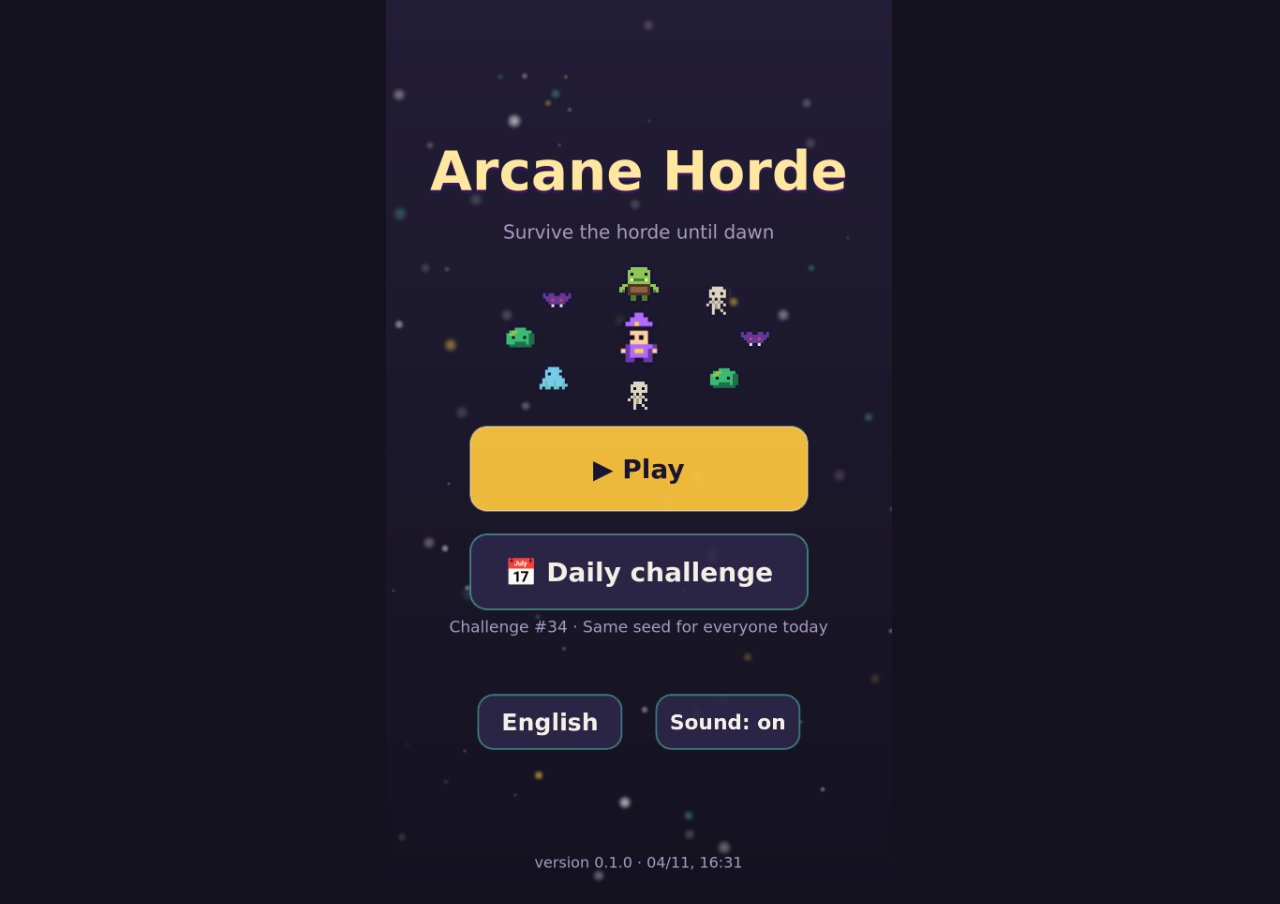
<file: arcane-horde/index.html>
<!doctype html>
<html lang="it">
<head>
  <meta charset="utf-8" />
  <meta name="viewport" content="width=device-width, initial-scale=1, maximum-scale=1, user-scalable=no, viewport-fit=cover" />
  <meta name="theme-color" content="#14121f" />
  <title>Arcane Horde</title>
  <link rel="icon" href="data:image/svg+xml,%3Csvg xmlns=%22http://www.w3.org/2000/svg%22 viewBox=%220 0 32 32%22%3E%3Ccircle cx=%2216%22 cy=%2216%22 r=%2213%22 fill=%22%23ffc83d%22/%3E%3C/svg%3E" />
  <link rel="stylesheet" href="style.css?v=mw29yo7i" />
</head>
<body>
  <div id="game"></div>
  <div id="loading">…</div>
  <script type="module" src="game.js?v=mw29yo7i"></script>
</body>
</html>
</file>
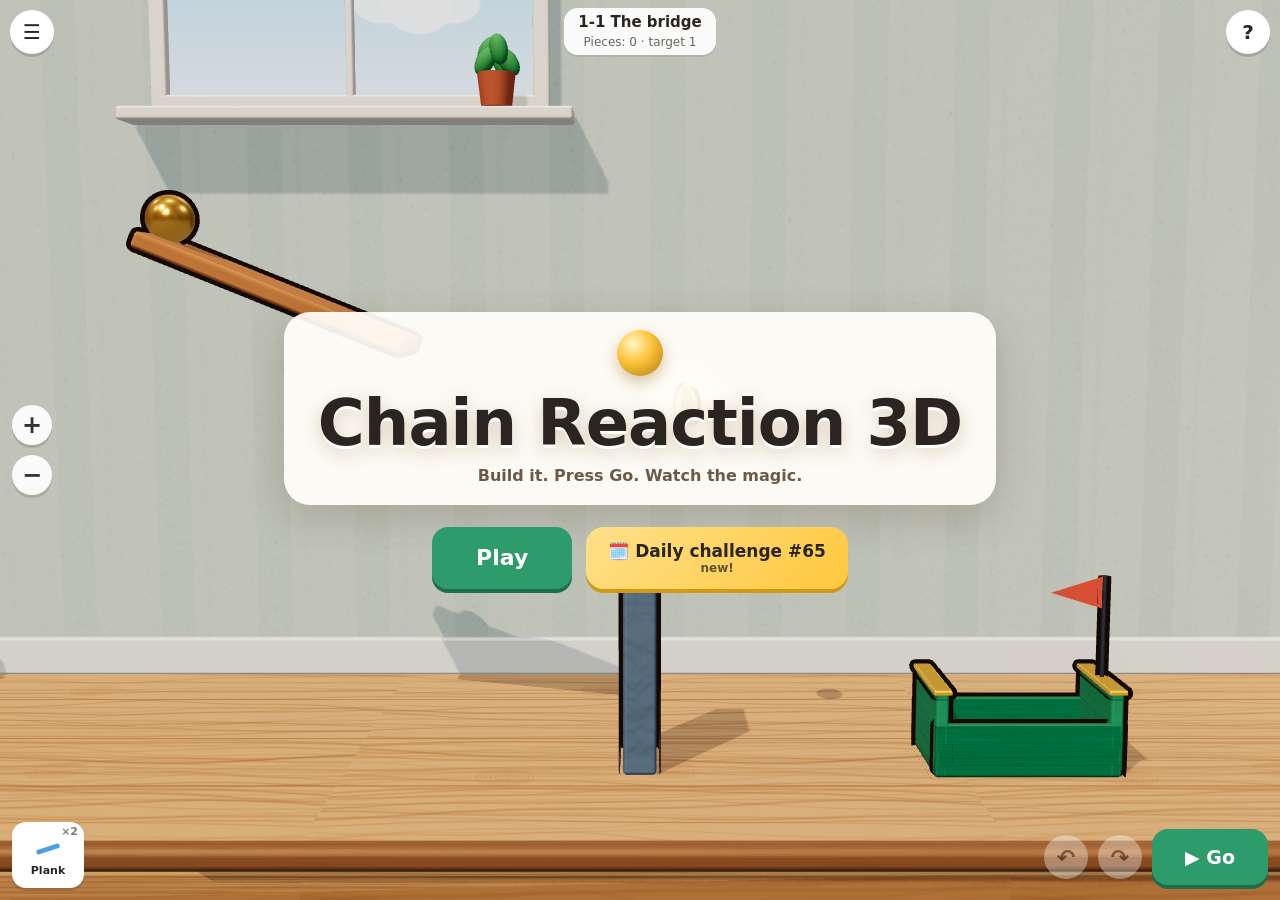
<file: chain-reaction/index.html>
<!doctype html>
<html lang="it">
<head>
  <meta charset="utf-8" />
  <meta name="viewport" content="width=device-width, initial-scale=1, maximum-scale=1, user-scalable=no, viewport-fit=cover" />
  <meta name="theme-color" content="#f1e2cc" />
  <title>Reazione a Catena 3D · Chain Reaction 3D</title>
  <link rel="icon" href="data:image/svg+xml,%3Csvg xmlns=%22http://www.w3.org/2000/svg%22 viewBox=%220 0 32 32%22%3E%3Ccircle cx=%2216%22 cy=%2216%22 r=%2213%22 fill=%22%23ffc83d%22/%3E%3C/svg%3E" />
  <link rel="stylesheet" href="style.css?v=mvs31eru" />
</head>
<body>
  <canvas id="c"></canvas>

  <div id="top">
    <button id="menuBtn" class="round" aria-label="Menu">☰</button>
    <div id="title"><b id="lvName"></b><small id="lvInfo"></small></div>
    <button id="hintBtn" class="round" aria-label="?">?</button>
  </div>

  <div id="selTools" class="hidden">
    <button id="rotL" class="round">⟲</button>
    <button id="rotR" class="round">⟳</button>
    <button id="del" class="round danger">✕</button>
    <button id="padBtn" class="round" aria-label="Joystick">✥</button>
  </div>

  <div id="pad" class="hidden">
    <button class="dir" data-dx="0" data-dy="1" style="grid-area:u">▲</button>
    <button class="dir" data-dx="-1" data-dy="0" style="grid-area:l">◀</button>
    <button id="padStep" style="grid-area:c"></button>
    <button class="dir" data-dx="1" data-dy="0" style="grid-area:r">▶</button>
    <button class="dir" data-dx="0" data-dy="-1" style="grid-area:d">▼</button>
    <button id="padClose" style="grid-area:x" aria-label="Chiudi">✕</button>
  </div>

  <div id="zoomTools">
    <button id="zoomIn" class="round small" aria-label="Zoom +">+</button>
    <button id="zoomOut" class="round small" aria-label="Zoom −">−</button>
    <button id="zoomReset" class="round small hidden" aria-label="Zoom 1:1">⤢</button>
  </div>

  <div id="bottom">
    <div id="inv"></div>
    <button id="undo" class="round small">↶</button>
    <button id="redo" class="round small">↷</button>
    <button id="play" class="big"></button>
  </div>

  <div id="dial" class="hidden"><div id="knob">⟳</div></div>
  <div id="mag" class="hidden"></div>
  <div id="createBar" class="hidden"></div>
  <div id="toast"></div>
  <button id="failChip" class="hidden"></button>
  <button id="skipChip" class="hidden"></button>
  <div id="hand" class="hidden">👆</div>
  <div id="guideTip" class="hidden"></div>
  <div id="rotateTip" class="hidden"></div>
  <div id="shade" class="hidden"></div>
  <div id="panel" class="hidden"></div>
  <div id="replay" class="hidden">
    <div class="media"><canvas id="replayCanvas"></canvas><video id="replayVideo" class="hidden" playsinline loop muted></video></div>
    <div class="side">
      <p id="replayMsg"></p>
      <div id="replayActions" class="hidden">
        <button id="rShare" class="go"></button>
        <button id="rChallenge"></button>
      </div>
      <button id="rClose" class="closeBtn"></button>
    </div>
  </div>
  <div id="splash"><div class="logo"><span class="ball"></span><h1 id="splashTitle"></h1><p id="splashSub"></p></div><div class="btns"><button id="splashPlay" class="big"></button><button id="splashDaily" class="daily hidden"></button></div></div>
  <div id="loading"><div class="spinner"></div></div>
  <div id="err"></div>
  <script type="module" src="game.js?v=mvs31eru"></script>
</body>
</html>
</file>
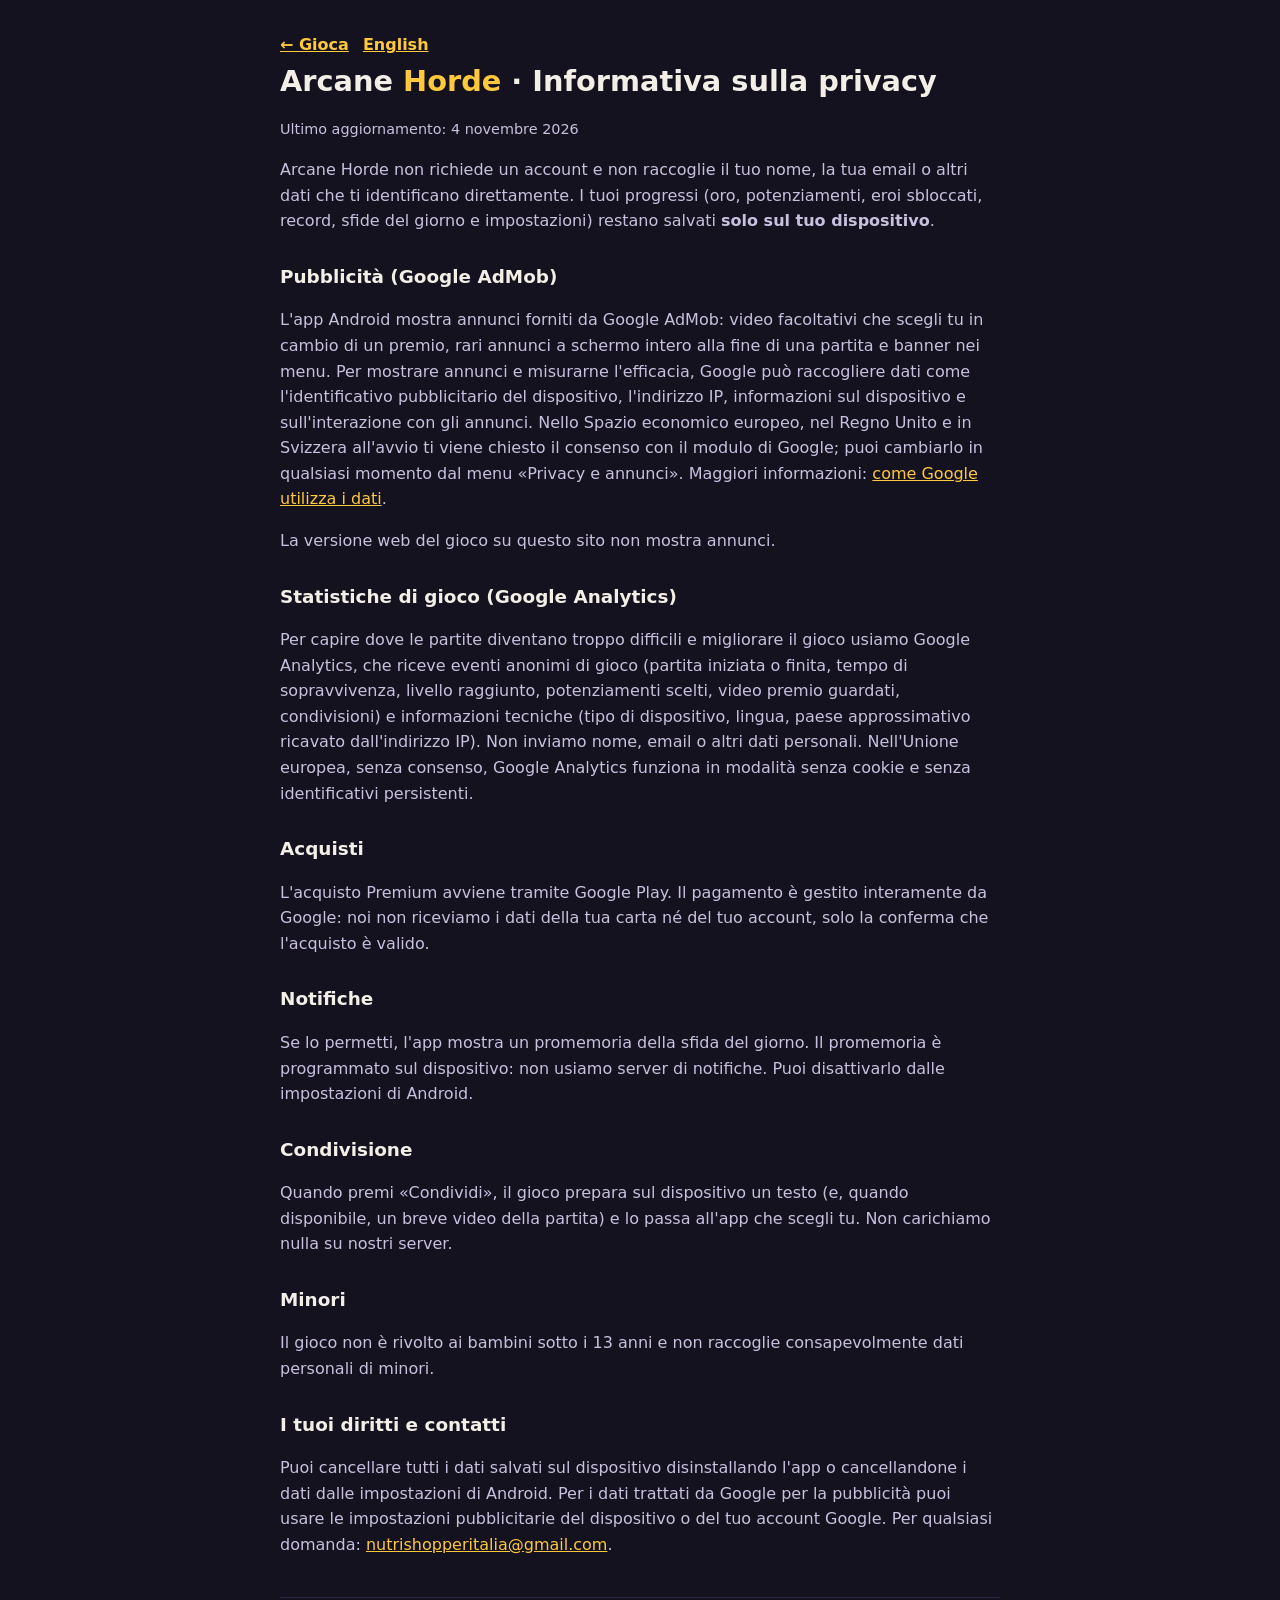
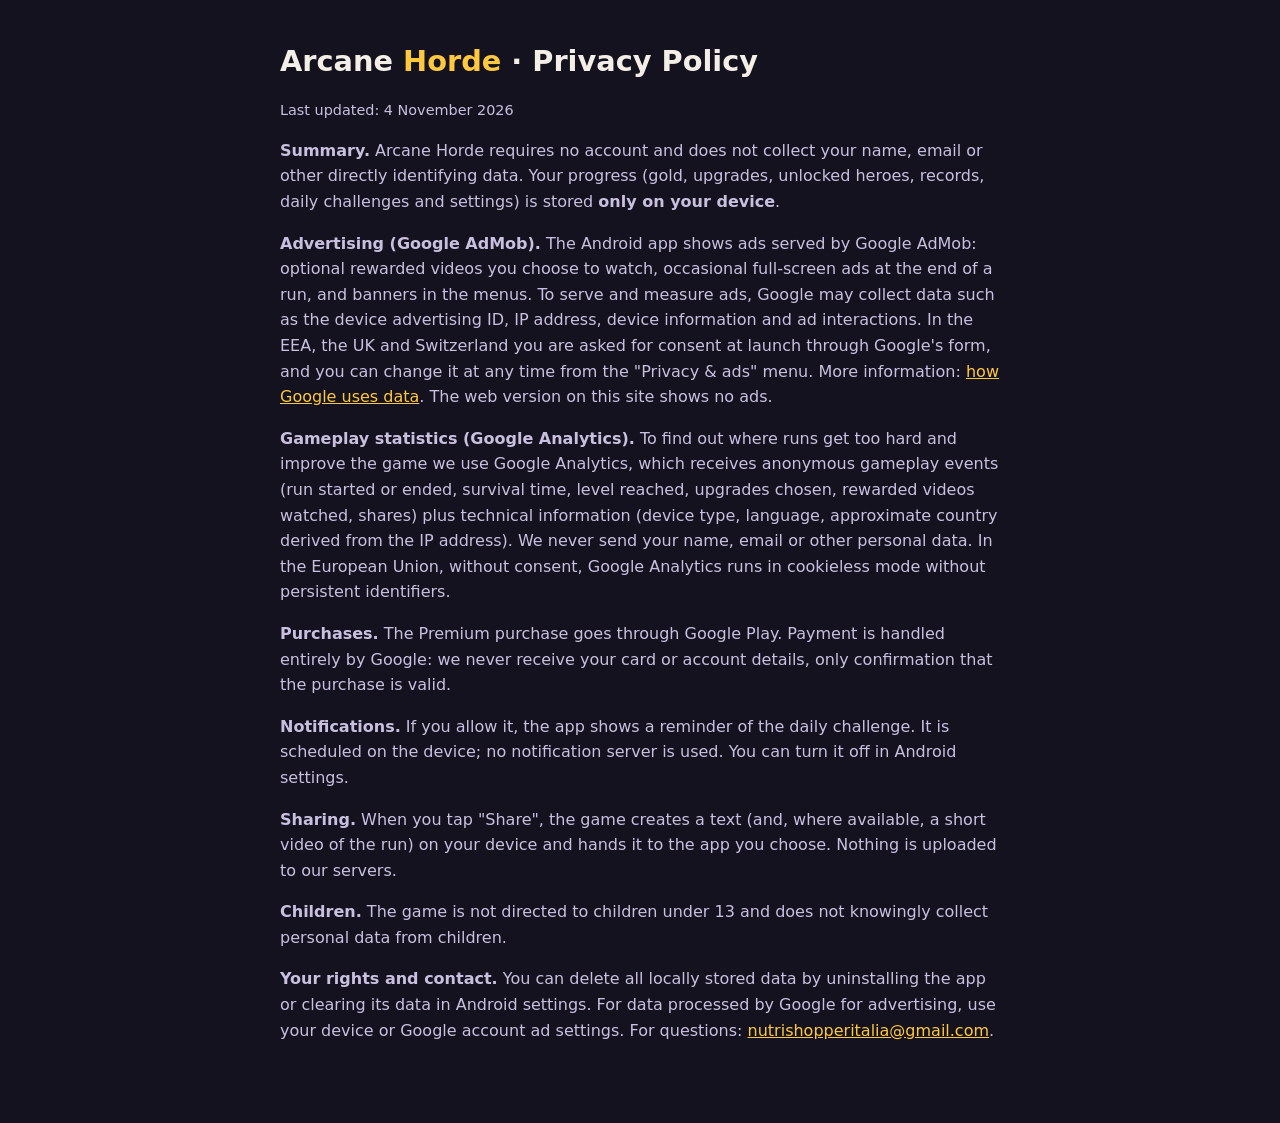
<file: arcane-horde/privacy.html>
<!doctype html>
<html lang="it">
<head>
<meta charset="utf-8" />
<meta name="viewport" content="width=device-width, initial-scale=1" />
<title>Arcane Horde · Privacy</title>
<style>
  :root { --ink: #f4efe6; --soft: #c9c0e0; --bg: #14121f; --accent: #ffc83d; --line: #2d2648; }
  body { margin: 0; background: var(--bg); color: var(--ink); font: 16px/1.6 system-ui, -apple-system, "Segoe UI", Roboto, sans-serif; }
  main { max-width: 720px; margin: 0 auto; padding: 32px 18px 64px; }
  h1 { font-size: 1.8rem; margin: 0 0 4px; } h1 span { color: var(--accent); }
  h2 { font-size: 1.15rem; margin: 28px 0 6px; }
  p, li { color: var(--soft); } .upd { font-size: .9rem; }
  a { color: var(--accent); } nav a { font-weight: 600; margin-right: 14px; }
  hr { border: 0; border-top: 1px solid var(--line); margin: 40px 0; }
</style>
</head>
<body>
<main>
<nav><a href="./">← Gioca</a><a href="#en">English</a></nav>
<h1>Arcane <span>Horde</span> · Informativa sulla privacy</h1>
<p class="upd">Ultimo aggiornamento: 4 novembre 2026</p>

<p>Arcane Horde non richiede un account e non raccoglie il tuo nome, la tua email o altri dati che ti identificano direttamente. I tuoi progressi (oro, potenziamenti, eroi sbloccati, record, sfide del giorno e impostazioni) restano salvati <b>solo sul tuo dispositivo</b>.</p>

<h2>Pubblicità (Google AdMob)</h2>
<p>L'app Android mostra annunci forniti da Google AdMob: video facoltativi che scegli tu in cambio di un premio, rari annunci a schermo intero alla fine di una partita e banner nei menu. Per mostrare annunci e misurarne l'efficacia, Google può raccogliere dati come l'identificativo pubblicitario del dispositivo, l'indirizzo IP, informazioni sul dispositivo e sull'interazione con gli annunci. Nello Spazio economico europeo, nel Regno Unito e in Svizzera all'avvio ti viene chiesto il consenso con il modulo di Google; puoi cambiarlo in qualsiasi momento dal menu «Privacy e annunci». Maggiori informazioni: <a href="https://policies.google.com/technologies/partner-sites">come Google utilizza i dati</a>.</p>
<p>La versione web del gioco su questo sito non mostra annunci.</p>

<h2>Statistiche di gioco (Google Analytics)</h2>
<p>Per capire dove le partite diventano troppo difficili e migliorare il gioco usiamo Google Analytics, che riceve eventi anonimi di gioco (partita iniziata o finita, tempo di sopravvivenza, livello raggiunto, potenziamenti scelti, video premio guardati, condivisioni) e informazioni tecniche (tipo di dispositivo, lingua, paese approssimativo ricavato dall'indirizzo IP). Non inviamo nome, email o altri dati personali. Nell'Unione europea, senza consenso, Google Analytics funziona in modalità senza cookie e senza identificativi persistenti.</p>

<h2>Acquisti</h2>
<p>L'acquisto Premium avviene tramite Google Play. Il pagamento è gestito interamente da Google: noi non riceviamo i dati della tua carta né del tuo account, solo la conferma che l'acquisto è valido.</p>

<h2>Notifiche</h2>
<p>Se lo permetti, l'app mostra un promemoria della sfida del giorno. Il promemoria è programmato sul dispositivo: non usiamo server di notifiche. Puoi disattivarlo dalle impostazioni di Android.</p>

<h2>Condivisione</h2>
<p>Quando premi «Condividi», il gioco prepara sul dispositivo un testo (e, quando disponibile, un breve video della partita) e lo passa all'app che scegli tu. Non carichiamo nulla su nostri server.</p>

<h2>Minori</h2>
<p>Il gioco non è rivolto ai bambini sotto i 13 anni e non raccoglie consapevolmente dati personali di minori.</p>

<h2>I tuoi diritti e contatti</h2>
<p>Puoi cancellare tutti i dati salvati sul dispositivo disinstallando l'app o cancellandone i dati dalle impostazioni di Android. Per i dati trattati da Google per la pubblicità puoi usare le impostazioni pubblicitarie del dispositivo o del tuo account Google. Per qualsiasi domanda: <a href="mailto:nutrishopperitalia@gmail.com">nutrishopperitalia@gmail.com</a>.</p>

<hr id="en" />
<h1>Arcane <span>Horde</span> · Privacy Policy</h1>
<p class="upd">Last updated: 4 November 2026</p>
<p><b>Summary.</b> Arcane Horde requires no account and does not collect your name, email or other directly identifying data. Your progress (gold, upgrades, unlocked heroes, records, daily challenges and settings) is stored <b>only on your device</b>.</p>
<p><b>Advertising (Google AdMob).</b> The Android app shows ads served by Google AdMob: optional rewarded videos you choose to watch, occasional full-screen ads at the end of a run, and banners in the menus. To serve and measure ads, Google may collect data such as the device advertising ID, IP address, device information and ad interactions. In the EEA, the UK and Switzerland you are asked for consent at launch through Google's form, and you can change it at any time from the "Privacy &amp; ads" menu. More information: <a href="https://policies.google.com/technologies/partner-sites">how Google uses data</a>. The web version on this site shows no ads.</p>
<p><b>Gameplay statistics (Google Analytics).</b> To find out where runs get too hard and improve the game we use Google Analytics, which receives anonymous gameplay events (run started or ended, survival time, level reached, upgrades chosen, rewarded videos watched, shares) plus technical information (device type, language, approximate country derived from the IP address). We never send your name, email or other personal data. In the European Union, without consent, Google Analytics runs in cookieless mode without persistent identifiers.</p>
<p><b>Purchases.</b> The Premium purchase goes through Google Play. Payment is handled entirely by Google: we never receive your card or account details, only confirmation that the purchase is valid.</p>
<p><b>Notifications.</b> If you allow it, the app shows a reminder of the daily challenge. It is scheduled on the device; no notification server is used. You can turn it off in Android settings.</p>
<p><b>Sharing.</b> When you tap "Share", the game creates a text (and, where available, a short video of the run) on your device and hands it to the app you choose. Nothing is uploaded to our servers.</p>
<p><b>Children.</b> The game is not directed to children under 13 and does not knowingly collect personal data from children.</p>
<p><b>Your rights and contact.</b> You can delete all locally stored data by uninstalling the app or clearing its data in Android settings. For data processed by Google for advertising, use your device or Google account ad settings. For questions: <a href="mailto:nutrishopperitalia@gmail.com">nutrishopperitalia@gmail.com</a>.</p>
</main>
</body>
</html>
</file>
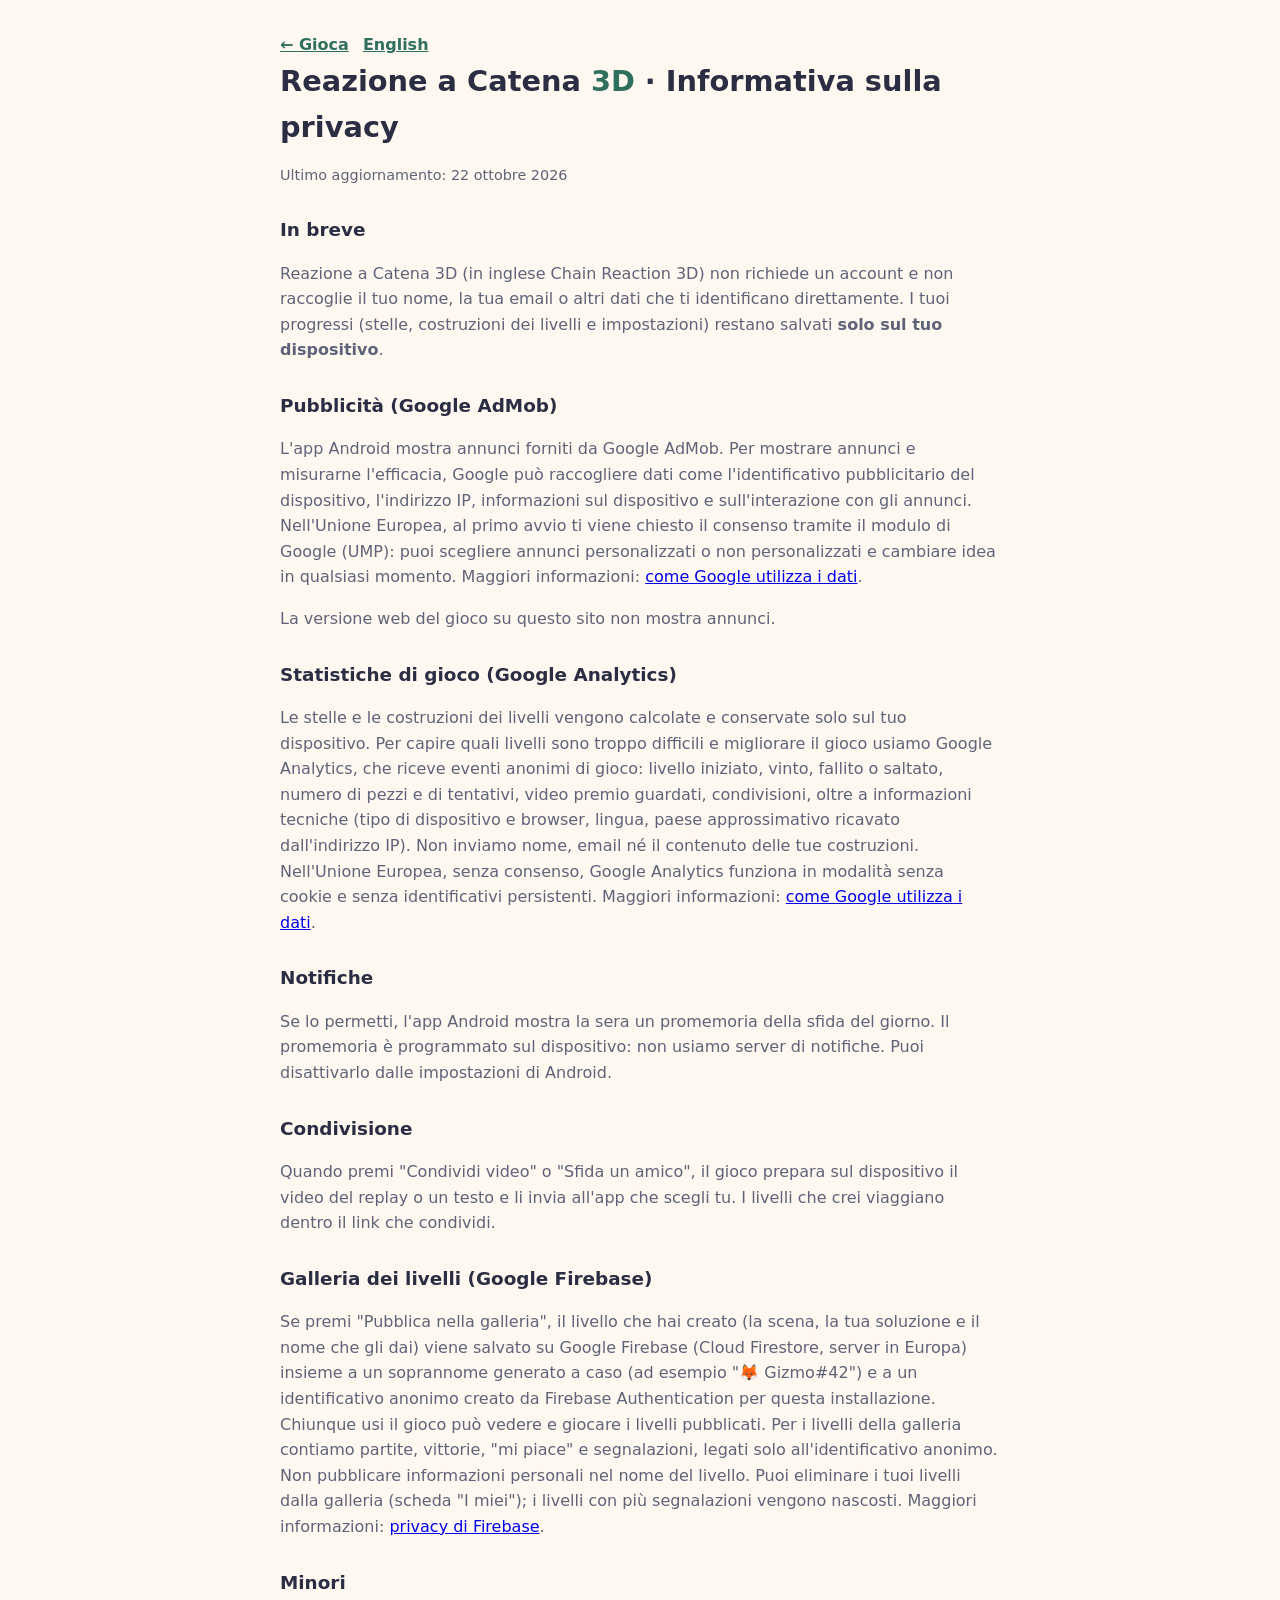
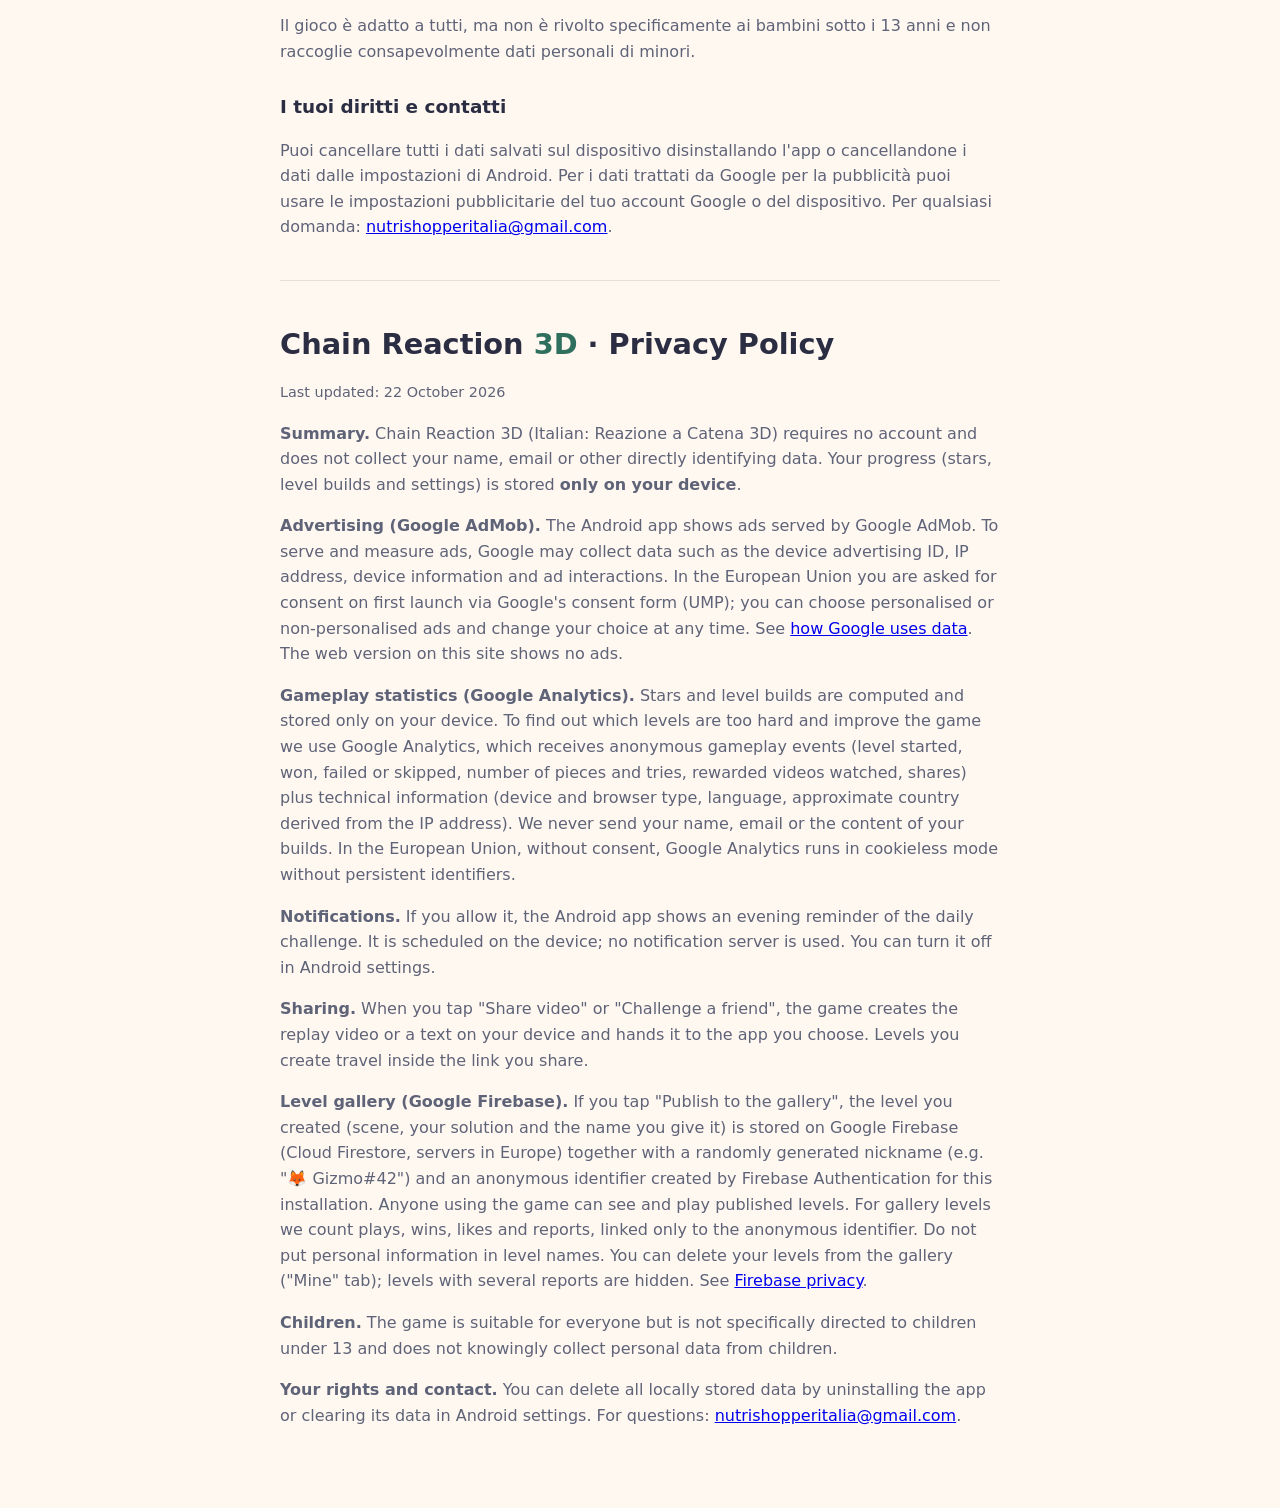
<file: chain-reaction/privacy.html>
<!doctype html>
<html lang="it">
<head>
<meta charset="utf-8" />
<meta name="viewport" content="width=device-width, initial-scale=1" />
<title>Reazione a Catena 3D (Chain Reaction 3D) · Privacy</title>
<style>
  :root { --ink: #2b2d42; --soft: #5f6378; --bg: #fff8f1; --accent: #2f6f5e; }
  body { margin: 0; background: var(--bg); color: var(--ink); font: 16px/1.6 system-ui, -apple-system, "Segoe UI", Roboto, sans-serif; }
  main { max-width: 720px; margin: 0 auto; padding: 32px 18px 64px; }
  h1 { font-size: 1.8rem; margin: 0 0 4px; } h1 span { color: var(--accent); }
  h2 { font-size: 1.15rem; margin: 28px 0 6px; }
  p, li { color: var(--soft); } .upd { font-size: .9rem; }
  nav a { color: var(--accent); font-weight: 600; margin-right: 14px; }
  hr { border: 0; border-top: 1px solid #eadfd4; margin: 40px 0; }
</style>
</head>
<body>
<main>
<nav><a href="./">← Gioca</a><a href="#en">English</a></nav>
<h1>Reazione a Catena <span>3D</span> · Informativa sulla privacy</h1>
<p class="upd">Ultimo aggiornamento: 22 ottobre 2026</p>

<h2>In breve</h2>
<p>Reazione a Catena 3D (in inglese Chain Reaction 3D) non richiede un account e non raccoglie il tuo nome, la tua email o altri dati che ti identificano direttamente. I tuoi progressi (stelle, costruzioni dei livelli e impostazioni) restano salvati <b>solo sul tuo dispositivo</b>.</p>

<h2>Pubblicità (Google AdMob)</h2>
<p>L'app Android mostra annunci forniti da Google AdMob. Per mostrare annunci e misurarne l'efficacia, Google può raccogliere dati come l'identificativo pubblicitario del dispositivo, l'indirizzo IP, informazioni sul dispositivo e sull'interazione con gli annunci. Nell'Unione Europea, al primo avvio ti viene chiesto il consenso tramite il modulo di Google (UMP): puoi scegliere annunci personalizzati o non personalizzati e cambiare idea in qualsiasi momento. Maggiori informazioni: <a href="https://policies.google.com/technologies/partner-sites">come Google utilizza i dati</a>.</p>
<p>La versione web del gioco su questo sito non mostra annunci.</p>

<h2>Statistiche di gioco (Google Analytics)</h2>
<p>Le stelle e le costruzioni dei livelli vengono calcolate e conservate solo sul tuo dispositivo. Per capire quali livelli sono troppo difficili e migliorare il gioco usiamo Google Analytics, che riceve eventi anonimi di gioco: livello iniziato, vinto, fallito o saltato, numero di pezzi e di tentativi, video premio guardati, condivisioni, oltre a informazioni tecniche (tipo di dispositivo e browser, lingua, paese approssimativo ricavato dall'indirizzo IP). Non inviamo nome, email né il contenuto delle tue costruzioni. Nell'Unione Europea, senza consenso, Google Analytics funziona in modalità senza cookie e senza identificativi persistenti. Maggiori informazioni: <a href="https://policies.google.com/technologies/partner-sites">come Google utilizza i dati</a>.</p>

<h2>Notifiche</h2>
<p>Se lo permetti, l'app Android mostra la sera un promemoria della sfida del giorno. Il promemoria è programmato sul dispositivo: non usiamo server di notifiche. Puoi disattivarlo dalle impostazioni di Android.</p>

<h2>Condivisione</h2>
<p>Quando premi "Condividi video" o "Sfida un amico", il gioco prepara sul dispositivo il video del replay o un testo e li invia all'app che scegli tu. I livelli che crei viaggiano dentro il link che condividi.</p>

<h2>Galleria dei livelli (Google Firebase)</h2>
<p>Se premi "Pubblica nella galleria", il livello che hai creato (la scena, la tua soluzione e il nome che gli dai) viene salvato su Google Firebase (Cloud Firestore, server in Europa) insieme a un soprannome generato a caso (ad esempio "🦊 Gizmo#42") e a un identificativo anonimo creato da Firebase Authentication per questa installazione. Chiunque usi il gioco può vedere e giocare i livelli pubblicati. Per i livelli della galleria contiamo partite, vittorie, "mi piace" e segnalazioni, legati solo all'identificativo anonimo. Non pubblicare informazioni personali nel nome del livello. Puoi eliminare i tuoi livelli dalla galleria (scheda "I miei"); i livelli con più segnalazioni vengono nascosti. Maggiori informazioni: <a href="https://firebase.google.com/support/privacy">privacy di Firebase</a>.</p>

<h2>Minori</h2>
<p>Il gioco è adatto a tutti, ma non è rivolto specificamente ai bambini sotto i 13 anni e non raccoglie consapevolmente dati personali di minori.</p>

<h2>I tuoi diritti e contatti</h2>
<p>Puoi cancellare tutti i dati salvati sul dispositivo disinstallando l'app o cancellandone i dati dalle impostazioni di Android. Per i dati trattati da Google per la pubblicità puoi usare le impostazioni pubblicitarie del tuo account Google o del dispositivo. Per qualsiasi domanda: <a href="mailto:nutrishopperitalia@gmail.com">nutrishopperitalia@gmail.com</a>.</p>

<hr id="en" />
<h1>Chain Reaction <span>3D</span> · Privacy Policy</h1>
<p class="upd">Last updated: 22 October 2026</p>
<p><b>Summary.</b> Chain Reaction 3D (Italian: Reazione a Catena 3D) requires no account and does not collect your name, email or other directly identifying data. Your progress (stars, level builds and settings) is stored <b>only on your device</b>.</p>
<p><b>Advertising (Google AdMob).</b> The Android app shows ads served by Google AdMob. To serve and measure ads, Google may collect data such as the device advertising ID, IP address, device information and ad interactions. In the European Union you are asked for consent on first launch via Google's consent form (UMP); you can choose personalised or non-personalised ads and change your choice at any time. See <a href="https://policies.google.com/technologies/partner-sites">how Google uses data</a>. The web version on this site shows no ads.</p>
<p><b>Gameplay statistics (Google Analytics).</b> Stars and level builds are computed and stored only on your device. To find out which levels are too hard and improve the game we use Google Analytics, which receives anonymous gameplay events (level started, won, failed or skipped, number of pieces and tries, rewarded videos watched, shares) plus technical information (device and browser type, language, approximate country derived from the IP address). We never send your name, email or the content of your builds. In the European Union, without consent, Google Analytics runs in cookieless mode without persistent identifiers.</p>
<p><b>Notifications.</b> If you allow it, the Android app shows an evening reminder of the daily challenge. It is scheduled on the device; no notification server is used. You can turn it off in Android settings.</p>
<p><b>Sharing.</b> When you tap "Share video" or "Challenge a friend", the game creates the replay video or a text on your device and hands it to the app you choose. Levels you create travel inside the link you share.</p>
<p><b>Level gallery (Google Firebase).</b> If you tap "Publish to the gallery", the level you created (scene, your solution and the name you give it) is stored on Google Firebase (Cloud Firestore, servers in Europe) together with a randomly generated nickname (e.g. "🦊 Gizmo#42") and an anonymous identifier created by Firebase Authentication for this installation. Anyone using the game can see and play published levels. For gallery levels we count plays, wins, likes and reports, linked only to the anonymous identifier. Do not put personal information in level names. You can delete your levels from the gallery ("Mine" tab); levels with several reports are hidden. See <a href="https://firebase.google.com/support/privacy">Firebase privacy</a>.</p>
<p><b>Children.</b> The game is suitable for everyone but is not specifically directed to children under 13 and does not knowingly collect personal data from children.</p>
<p><b>Your rights and contact.</b> You can delete all locally stored data by uninstalling the app or clearing its data in Android settings. For questions: <a href="mailto:nutrishopperitalia@gmail.com">nutrishopperitalia@gmail.com</a>.</p>
</main>
</body>
</html>
</file>
<file: arcane-horde/style.css>
/* La grafica del gioco è tutta nel canvas di Phaser; qui solo la pagina intorno. */
html, body { margin: 0; height: 100%; background: #14121f; overflow: hidden; touch-action: none; -webkit-user-select: none; user-select: none; }
body { padding: env(safe-area-inset-top) env(safe-area-inset-right) env(safe-area-inset-bottom) env(safe-area-inset-left); box-sizing: border-box; }
#game { width: 100%; height: 100%; }
#loading { position: fixed; inset: 0; display: grid; place-items: center; color: #a59cc0; font: 600 24px system-ui, sans-serif; transition: opacity .3s; }
#loading.hidden { opacity: 0; pointer-events: none; }
</file>
<file: chain-reaction/style.css>
* { box-sizing: border-box; -webkit-tap-highlight-color: transparent; }
:root {
  --ink: #2b2522; --paper: #f1e2cc; --card: rgba(255, 255, 255, 0.92); --green: #2e9c6a; --green-d: #1f6e4a;
  --red: #e2553e; --red-d: #a8382a; --gold: #ffc83d;
  --safe-t: env(safe-area-inset-top, 0px); --safe-b: env(safe-area-inset-bottom, 0px);
  --safe-l: env(safe-area-inset-left, 0px); --safe-r: env(safe-area-inset-right, 0px);
}
html, body { margin: 0; height: 100%; overflow: hidden; background: var(--paper); color: var(--ink);
  font-family: system-ui, -apple-system, "Segoe UI", Roboto, sans-serif; user-select: none; -webkit-user-select: none; touch-action: none; }
#c { position: fixed; inset: 0; width: 100%; height: 100%; display: block; }
button { font: inherit; color: var(--ink); cursor: pointer; }
.hidden { display: none !important; }

#top { position: fixed; top: calc(8px + var(--safe-t)); left: calc(10px + var(--safe-l)); right: calc(10px + var(--safe-r));
  display: flex; align-items: center; gap: 10px; pointer-events: none; }
#top > * { pointer-events: auto; }
#title { margin: 0 auto; text-align: center; background: var(--card); border-radius: 14px; padding: 5px 14px; box-shadow: 0 2px 0 rgba(0,0,0,.08); }
#title b { display: block; font-size: 15px; }
#title small { font-size: 12px; opacity: .7; }
.round { width: 44px; height: 44px; border-radius: 50%; border: 0; background: #fff; font-size: 20px; font-weight: 800;
  box-shadow: 0 3px 0 rgba(0,0,0,.14); display: grid; place-items: center; padding: 0; }
.round.small { width: 44px; height: 44px; font-size: 22px; }
.round.danger { color: var(--red); }
.round:disabled { opacity: .35; }
.round:active, .big:active, .part:active { transform: translateY(2px); box-shadow: none; }

#zoomTools { position: fixed; left: calc(12px + var(--safe-l)); top: 50%; transform: translateY(-50%); display: flex; flex-direction: column; gap: 10px; }
#zoomTools .round { width: 40px; height: 40px; font-size: 24px; opacity: .92; }
#selTools { position: fixed; right: calc(12px + var(--safe-r)); top: 50%; transform: translateY(-50%); display: flex; flex-direction: column; gap: 12px; }

#bottom { position: fixed; left: 0; right: 0; bottom: 0; padding: 8px calc(12px + var(--safe-r)) calc(8px + var(--safe-b)) calc(12px + var(--safe-l));
  display: flex; gap: 10px; align-items: center; }
#inv { flex: 1; min-width: 0; display: flex; gap: 8px; overflow-x: auto; overflow-y: hidden; touch-action: pan-x; overscroll-behavior-x: contain;
  scrollbar-width: none; -webkit-overflow-scrolling: touch; padding-bottom: 4px; }
#inv::-webkit-scrollbar { display: none; }
/* sfumatura ai bordi quando ci sono altri pezzi da scorrere */
#inv.more-r { -webkit-mask-image: linear-gradient(90deg, #000 85%, transparent); mask-image: linear-gradient(90deg, #000 85%, transparent); }
#inv.more-l { -webkit-mask-image: linear-gradient(90deg, transparent, #000 15%); mask-image: linear-gradient(90deg, transparent, #000 15%); }
#inv.more-l.more-r { -webkit-mask-image: linear-gradient(90deg, transparent, #000 12%, #000 88%, transparent); mask-image: linear-gradient(90deg, transparent, #000 12%, #000 88%, transparent); }
.part { flex: 0 0 auto; width: 72px; height: 66px; border: 0; border-radius: 14px; background: #fff; padding: 4px; box-shadow: 0 3px 0 rgba(0,0,0,.12);
  display: flex; flex-direction: column; align-items: center; justify-content: center; position: relative; touch-action: pan-x; }
.part svg { width: 30px; height: 30px; }
.part small { font-size: 11px; font-weight: 700; max-width: 100%; white-space: nowrap; overflow: hidden; text-overflow: ellipsis; }
.part i { position: absolute; top: 3px; right: 6px; font-style: normal; font-size: 11px; font-weight: 800; opacity: .6; }
.part:disabled { opacity: .35; }
.big { border: 0; border-radius: 16px; height: 56px; padding: 0 24px; font-weight: 900; font-size: 19px; background: var(--green); color: #fff;
  box-shadow: 0 4px 0 var(--green-d); min-width: 116px; }
.big.stop { background: var(--red); box-shadow: 0 4px 0 var(--red-d); }

#dial { position: fixed; border-radius: 50%; border: 2px dashed rgba(255, 179, 0, .75); pointer-events: none; }
#knob { position: absolute; width: 40px; height: 40px; border-radius: 50%; background: var(--gold); color: var(--ink); font-weight: 900;
  display: grid; place-items: center; box-shadow: 0 3px 0 rgba(0,0,0,.2); pointer-events: auto; touch-action: none; }
#mag { position: fixed; width: 150px; height: 150px; border-radius: 16px; border: 3px solid #fff; box-shadow: 0 6px 20px rgba(0,0,0,.25); pointer-events: none; }
#mag::after { content: ""; position: absolute; left: 50%; top: 50%; width: 14px; height: 14px; margin: -7px; border: 2px solid rgba(43,37,34,.5); border-radius: 50%; }

#toast { position: fixed; top: calc(70px + var(--safe-t)); left: 50%; transform: translateX(-50%); background: rgba(40,30,25,.88); color: #fff;
  padding: 10px 16px; border-radius: 14px; font-weight: 700; font-size: 14px; opacity: 0; transition: opacity .25s; pointer-events: none; max-width: min(88vw, 560px); text-align: center; }
#toast.show { opacity: 1; }
#rotateTip { position: fixed; bottom: calc(100px + var(--safe-b)); left: 50%; transform: translateX(-50%); background: var(--card); padding: 8px 14px;
  border-radius: 12px; font-size: 13px; font-weight: 700; box-shadow: 0 2px 0 rgba(0,0,0,.1); text-align: center; max-width: 90vw; cursor: pointer; }
#rotateTip::after { content: "  ✕"; opacity: .5; }
#shade { position: fixed; inset: 0; background: rgba(43,37,34,.25); }
#panel { position: fixed; left: 50%; top: 50%; transform: translate(-50%, -50%); width: min(92vw, 520px); max-height: 88vh; overflow: auto;
  background: #fffdf8; border-radius: 22px; padding: 18px 20px; box-shadow: 0 20px 60px rgba(0,0,0,.25); text-align: center; }
#panel h2 { margin: 0 0 4px; font-size: 24px; }
#panel p { margin: 6px 0; }
#panel .sub { opacity: .6; font-weight: 700; margin-top: 0; }
#panel .tip { font-size: 14px; opacity: .75; }
#panel .stars { font-size: 44px; letter-spacing: 6px; color: #e5d9c6; }
#panel .stars .on { color: var(--gold); text-shadow: 0 2px 0 #d09a14; }
#panel .row { display: flex; gap: 10px; justify-content: center; margin-top: 12px; flex-wrap: wrap; }
#panel .row button { border: 0; border-radius: 14px; padding: 11px 18px; background: #efe4d4; font-weight: 800; }
#panel .row button.go { background: var(--green); color: #fff; box-shadow: 0 3px 0 var(--green-d); }
#panel .settings button { font-weight: 700; font-size: 14px; }
#panel .grid { display: grid; grid-template-columns: repeat(auto-fill, minmax(104px, 1fr)); gap: 10px; margin-top: 8px; }
#panel .chgrid { display: grid; grid-template-columns: repeat(auto-fill, minmax(108px, 1fr)); gap: 10px; margin-top: 8px; }
#panel .ch { border: 0; border-radius: 18px; background: var(--tint, #fff); box-shadow: 0 3px 0 rgba(0,0,0,.12); padding: 10px 6px; display: flex; flex-direction: column; align-items: center; gap: 2px; }
#panel .ch .icon svg { width: 34px; height: 34px; }
#panel .ch b { font-size: 13px; opacity: .6; }
#panel .ch span { font-size: 14px; font-weight: 800; }
#panel .ch small { font-size: 13px; font-weight: 700; color: #b07d0f; }
#panel .ch.locked { filter: grayscale(.8); opacity: .6; }
#panel .ch.cur { outline: 3px solid var(--gold); }
#panel .lv { border: 0; border-radius: 16px; background: #fff; box-shadow: 0 3px 0 rgba(0,0,0,.1); padding: 10px 6px; display: flex; flex-direction: column; align-items: center; gap: 2px; }
#panel .lv b { font-size: 22px; }
#panel .lv span { font-size: 13px; font-weight: 700; }
#panel .lv small { color: #d09a14; font-size: 13px; }
#panel .lv.cur { outline: 3px solid var(--gold); }
#loading { position: fixed; inset: 0; display: grid; place-items: center; background: var(--paper); }
.spinner { width: 44px; height: 44px; border-radius: 50%; border: 5px solid rgba(43,37,34,.15); border-top-color: var(--green); animation: spin 1s linear infinite; }
@keyframes spin { to { transform: rotate(360deg); } }
#err { position: fixed; left: 8px; right: 8px; bottom: 90px; background: #fff0f0; color: #a00; font: 12px monospace; white-space: pre-wrap; padding: 8px; border-radius: 8px; display: none; max-height: 30vh; overflow: auto; z-index: 9; }
#panel .build { font-size: 11px; opacity: .4; margin: 8px 0 0; }
#splash { position: fixed; inset: 0; display: flex; flex-direction: column; align-items: center; justify-content: center; gap: 22px;
  z-index: 5; }
#splash .logo { background: rgba(255,253,248,.94); border-radius: 26px; padding: 18px 34px 20px; box-shadow: 0 12px 40px rgba(60,40,10,.18); }
#splash .logo { text-align: center; }
#splash h1 { margin: 6px 0 0; font-size: clamp(34px, 7vw, 64px); font-weight: 900; letter-spacing: -1px; color: #2b2522;
  text-shadow: 0 3px 0 #fff, 0 6px 18px rgba(120,80,20,.25); }
#splash p { margin: 6px 0 0; font-size: 16px; font-weight: 700; color: #6b5a48; }
#splash .ball { display: inline-block; width: 46px; height: 46px; border-radius: 50%;
  background: radial-gradient(circle at 35% 30%, #fff6c8, #ffc640 40%, #b07a0c 100%); box-shadow: 0 6px 14px rgba(150,100,0,.35); animation: bob 1.6s ease-in-out infinite; }
#splash .big { font-size: 22px; padding: 0 44px; height: 62px; }
@keyframes bob { 50% { transform: translateY(-10px); } }

/* replay: video verticale a sinistra (o in alto), azioni accanto */
#replay { position: fixed; inset: 0; z-index: 6; background: rgba(28,22,18,.88); display: flex; align-items: center; justify-content: center;
  gap: 22px; padding: 16px; flex-wrap: wrap; }
#replay .media { height: min(86vh, 900px); aspect-ratio: 9 / 16; border-radius: 18px; overflow: hidden; background: #000; box-shadow: 0 16px 50px rgba(0,0,0,.5); }
#replay canvas, #replay video { width: 100%; height: 100%; display: block; object-fit: contain; }
#replay .side { display: flex; flex-direction: column; gap: 12px; align-items: stretch; min-width: 200px; max-width: 280px; }
#replay p { color: #fff; font-weight: 800; font-size: 18px; margin: 0; text-align: center; }
#replay p.rec::before { content: ''; display: inline-block; width: 12px; height: 12px; border-radius: 50%; background: #e2553e; margin-right: 8px; animation: blink 1s infinite; }
@keyframes blink { 50% { opacity: .25; } }
#replayActions { display: flex; flex-direction: column; gap: 12px; }
#replay button { border: 0; border-radius: 14px; padding: 13px 18px; background: #efe4d4; font-weight: 800; font-size: 16px; }
#replay button.go { background: var(--green); color: #fff; box-shadow: 0 3px 0 var(--green-d); }
#replay .closeBtn { background: transparent; color: #fff; border: 2px solid rgba(255,255,255,.4); }
@media (orientation: portrait) {
  #replay { flex-direction: column; flex-wrap: nowrap; }
  #replay .media { height: auto; width: min(80vw, 62vh * 9 / 16); }
  #replay .side { max-width: none; width: min(80vw, 360px); }
}
#panel .row button.replayBtn { background: #2b2522; color: #fff; }

/* menu: sfida del giorno e sandbox sopra i capitoli */
#panel .modes { display: grid; grid-template-columns: repeat(auto-fit, minmax(170px, 1fr)); gap: 10px; margin: 10px 0 4px; }
#panel .mode { border: 0; border-radius: 18px; padding: 10px 12px; display: grid; grid-template-columns: auto 1fr; grid-template-rows: auto auto; column-gap: 10px; text-align: left; align-items: center; box-shadow: 0 3px 0 rgba(0,0,0,.14); }
#panel .mode .icon { grid-row: span 2; font-size: 28px; }
#panel .mode b { font-size: 15px; }
#panel .mode small { font-size: 12.5px; font-weight: 700; opacity: .8; }
#panel .mode.daily { background: linear-gradient(135deg, #ffe08a, #ffc83d); }
#panel .mode.sand { background: linear-gradient(135deg, #cfe9ff, #9fd0ff); }
#panel .mode.locked { filter: grayscale(.8); opacity: .6; }
#panel .streak { font-weight: 800; color: #d2561e; }
#splash .btns { display: flex; gap: 14px; align-items: center; flex-wrap: wrap; justify-content: center; }
#splash .daily { height: 62px; padding: 0 22px; border: 0; border-radius: 18px; font-weight: 800; font-size: 17px; background: linear-gradient(135deg, #ffe08a, #ffc83d); box-shadow: 0 4px 0 #d09a14; }
#splash .daily small { display: block; font-size: 12px; opacity: .75; }

/* biglie da collezione */
#panel .mode.skins { background: #fff4d6; }
#panel .ball { display: inline-block; width: 34px; height: 34px; border-radius: 50%; box-shadow: inset -3px -4px 6px rgba(0,0,0,.25), 0 2px 3px rgba(0,0,0,.2); vertical-align: middle; }
#panel .skingrid { display: grid; grid-template-columns: repeat(auto-fill, minmax(92px, 1fr)); gap: 10px; margin-top: 8px; }
#panel .skin { border: 0; border-radius: 18px; background: #fff; box-shadow: 0 3px 0 rgba(0,0,0,.12); padding: 10px 6px; display: flex; flex-direction: column; align-items: center; gap: 4px; }
#panel .skin .ball { width: 52px; height: 52px; }
#panel .skin span { font-size: 13px; font-weight: 800; }
#panel .skin small { font-size: 12px; font-weight: 700; color: #b07d0f; min-height: 15px; }
#panel .skin.locked .ball { filter: grayscale(.85) brightness(.8); }
#panel .skin.cur { outline: 3px solid #2e9c6a; }

/* joystick a frecce per spostare il pezzo selezionato */
#padBtn.on { background: var(--gold); }
#pad { position: fixed; right: calc(68px + var(--safe-r)); top: 50%; transform: translateY(-50%); display: grid; gap: 6px;
  grid-template-columns: repeat(3, 50px); grid-template-rows: repeat(3, 50px); grid-template-areas: ". u x" "l c r" ". d .";
  background: rgba(255,253,248,.55); padding: 8px; border-radius: 24px; box-shadow: 0 4px 16px rgba(0,0,0,.12); touch-action: none; }
#pad button { border: 0; border-radius: 14px; background: #fff; font-size: 20px; font-weight: 900; box-shadow: 0 3px 0 rgba(0,0,0,.14); padding: 0; touch-action: none; }
#pad button.dir:active, #pad button.held { transform: translateY(2px); box-shadow: none; background: var(--gold); }
#pad #padStep { font-size: 11px; font-weight: 800; background: #efe4d4; line-height: 1.1; }
#pad #padClose { font-size: 15px; background: transparent; box-shadow: none; opacity: .6; }
@media (max-height: 380px) { #pad { grid-template-columns: repeat(3, 44px); grid-template-rows: repeat(3, 44px); } }

/* tutorial illustrato */
#panel.tut { width: min(94vw, 560px); }
#panel .tutArt { display: block; width: 100%; height: min(38vh, 170px); margin: 4px 0; }
#panel .tutText { font-size: 15px; line-height: 1.35; min-height: 3.6em; }
#panel .dots { display: flex; gap: 6px; justify-content: center; margin-top: 6px; }
#panel .dots i { width: 8px; height: 8px; border-radius: 50%; background: #e2d6c4; }
#panel .dots i.on { background: var(--green); }
#panel .row button.skip { background: transparent; opacity: .6; }

/* guida del primo livello: manina e fumetto */
#hand { position: fixed; left: 0; top: 0; font-size: 46px; pointer-events: none; z-index: 4; filter: drop-shadow(0 4px 6px rgba(0,0,0,.3));
  transform-origin: 40% 10%; will-change: transform; }
#hand.tap { animation: handTap 1s ease-in-out infinite; }
@keyframes handTap { 0%, 100% { scale: 1; } 45% { scale: .82; } }
#guideTip { position: fixed; top: calc(64px + var(--safe-t)); left: 50%; transform: translateX(-50%); z-index: 4; background: var(--gold); color: var(--ink);
  font-weight: 900; font-size: 16px; padding: 10px 18px; border-radius: 16px; box-shadow: 0 4px 0 #d09a14; max-width: min(90vw, 560px); text-align: center; pointer-events: none;
  animation: tipIn .3s ease-out; }
@keyframes tipIn { from { opacity: 0; transform: translate(-50%, -8px); } }

/* dopo una prova fallita: condividi il fail */
#failChip { position: fixed; left: 50%; bottom: calc(86px + var(--safe-b)); transform: translateX(-50%); border: 0; border-radius: 999px; padding: 10px 18px;
  background: #2b2522; color: #fff; font-weight: 800; font-size: 15px; box-shadow: 0 4px 14px rgba(0,0,0,.25); z-index: 3; animation: tipIn .3s ease-out; }

#panel .show { font-weight: 700; color: #6b4fd0; }
#panel .show b { font-size: 20px; }
#panel .show .rec { color: #d2561e; font-weight: 900; }
#panel .show small { opacity: .6; }

/* editor dei livelli */
#createBar { position: fixed; top: calc(62px + var(--safe-t)); left: 50%; transform: translateX(-50%); display: flex; gap: 8px; z-index: 2; flex-wrap: nowrap; }
#createBar button { border: 0; border-radius: 12px; padding: 8px 12px; background: #fff; font-weight: 800; font-size: 13px; box-shadow: 0 3px 0 rgba(0,0,0,.14); white-space: nowrap; }
#createBar button.go { background: var(--green); color: #fff; box-shadow: 0 3px 0 var(--green-d); }
body.creating #toast { top: calc(112px + var(--safe-t)); }
#panel .mode.make { background: linear-gradient(135deg, #d9f5d0, #a8e39a); }
#panel .paste { display: flex; gap: 8px; margin: 8px 0 2px; }
#panel .paste input, #panel input#pName { flex: 1; border: 2px solid #e2d6c4; border-radius: 12px; padding: 9px 12px; font: inherit; font-size: 14px; background: #fff; min-width: 0; user-select: text; -webkit-user-select: text; }
#panel input#pName { width: min(100%, 320px); text-align: center; font-weight: 800; }
#panel .paste button { border: 0; border-radius: 12px; padding: 9px 14px; background: #efe4d4; font-weight: 800; }

/* gemme e negozio */
#panel .gems { font-weight: 800; color: #1f8f8a; }
#panel .gems b { font-size: 20px; }
#panel .gems button { border: 0; border-radius: 10px; padding: 5px 10px; margin-left: 6px; background: #2b2522; color: #fff; font-weight: 800; }
#panel .mode.shop { background: linear-gradient(135deg, #e3dcff, #c4b5fd); }
#panel h3 { margin: 12px 0 2px; font-size: 16px; text-align: left; }
#panel .swatch { display: block; width: 52px; height: 52px; border-radius: 14px; box-shadow: inset 0 -3px 0 rgba(0,0,0,.15); }
#panel .swatch.trail { height: 16px; margin: 18px 0; border-radius: 8px; }
#panel .item.locked .swatch { filter: saturate(.6); opacity: .8; }

#skipChip { position: fixed; right: calc(150px + var(--safe-r)); bottom: calc(86px + var(--safe-b)); border: 0; border-radius: 999px; padding: 10px 16px;
  background: var(--gold); color: var(--ink); font-weight: 900; font-size: 14px; box-shadow: 0 4px 0 #d09a14; z-index: 3; animation: tipIn .3s ease-out; }
#skipChip[disabled] { opacity: .5; }

/* scheda del pezzo nuovo */
#panel .pieceIntro { width: 110px; height: 110px; margin: 6px auto 0; border-radius: 28px; background: #fff4d6; display: grid; place-items: center;
  box-shadow: 0 4px 0 rgba(0,0,0,.08); animation: pieceIn .6s cubic-bezier(.2,1.6,.4,1) both, wiggle 2.4s ease-in-out .7s infinite; }
#panel .pieceIntro svg { width: 78px; height: 78px; }
#panel h3.pieceName { text-align: center; font-size: 20px; margin: 8px 0 0; }
@keyframes pieceIn { from { transform: scale(.3) rotate(-20deg); opacity: 0; } }
@keyframes wiggle { 0%, 100% { transform: rotate(0); } 10% { transform: rotate(-8deg); } 20% { transform: rotate(6deg); } 30% { transform: rotate(0); } }

/* invito a installare l'app (web) */
#panel .getapp { display: block; margin: 10px auto 2px; max-width: 360px; padding: 10px 14px; border-radius: 16px; background: #1f2a24; color: #fff; text-decoration: none; box-shadow: 0 3px 0 rgba(0,0,0,.25); }
#panel .getapp b { display: block; font-size: 16px; }
#panel .getapp small { opacity: .8; font-size: 12.5px; }

#panel .mode.endless { background: linear-gradient(135deg, #ffd6e0, #ff9fb6); }
#panel p.score { font-size: 22px; font-weight: 900; margin: 8px 0 2px; }

#panel .rival { background: #fff4d6; border-radius: 14px; padding: 8px 12px; margin: 8px auto 0; max-width: 380px; font-size: 14px; }
#panel .rival b { font-size: 16px; }

#panel .mode.event { background: linear-gradient(135deg, #fff1b8, #ffcf4d); }
#panel .prize { display: flex; align-items: center; justify-content: center; gap: 10px; margin: 8px 0; }
#panel .prize .swatch.trail { width: 70px; margin: 0; }
#panel .lv.done { background: #e6f6ec; }

/* galleria della community */
#panel .mode.gallery { background: linear-gradient(135deg, #d4f1ff, #8fd3ff); }
#panel .gtabs { display: flex; gap: 6px; justify-content: center; flex-wrap: wrap; margin: 6px 0 8px; }
#panel .gtabs .gtab { border: 0; border-radius: 999px; padding: 7px 12px; background: #efe7da; color: var(--ink); font-weight: 800; font-size: 13.5px; }
#panel .gtabs .gtab.on { background: #2b2522; color: #fff; }
#panel .glist { display: grid; gap: 8px; max-width: 520px; margin: 0 auto; text-align: left; }
#panel .gcard { display: flex; gap: 6px; align-items: stretch; }
#panel .gcard .gplay { flex: 1; display: grid; gap: 2px; text-align: left; border: 0; border-radius: 14px; padding: 10px 12px; background: #fff; box-shadow: 0 3px 0 rgba(0,0,0,.08); color: var(--ink); }
#panel .gcard .gplay b { font-size: 16px; }
#panel .gcard .gplay small { opacity: .7; font-size: 12.5px; }
#panel .gcard .gplay span { font-size: 13px; font-weight: 700; color: #1f8f8a; }
#panel .gcard .gdel { border: 0; border-radius: 14px; padding: 0 12px; background: #fde2dc; font-weight: 800; }
#panel button.ghost { opacity: .75; }
#panel button.link { border: 0; background: none; padding: 0 4px; color: #1f6fb2; font-weight: 800; text-decoration: underline; box-shadow: none; }
#panel .pub { background: #1f6fb2; }
</file>
